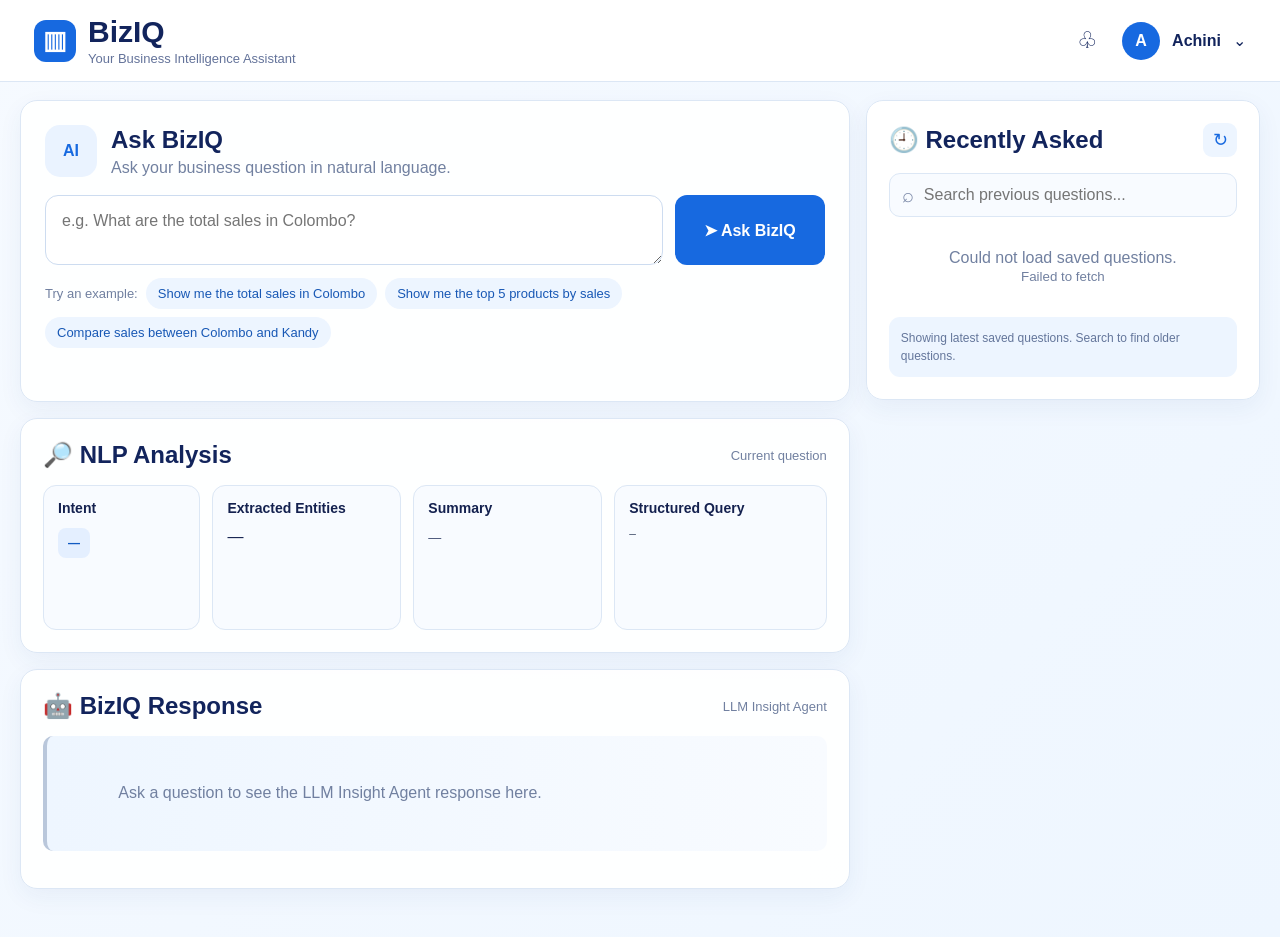
<file: nlp-agent/frontend/index.html>
<!DOCTYPE html>
<html lang="en">
<head>
  <meta charset="UTF-8">
  <meta name="viewport" content="width=device-width, initial-scale=1.0">
  <title>BizIQ - Business Intelligence Assistant</title>
  <link rel="stylesheet" href="style.css">
</head>
<body>
  <header class="topbar">
    <div class="brand">
      <div class="brand-mark">▥</div>
      <div>
        <h1>BizIQ</h1>
        <span>Your Business Intelligence Assistant</span>
      </div>
    </div>
    <div class="top-user">
      <span class="bell">♧</span>
      <span class="avatar">A</span>
      <strong>Achini</strong>
      <span>⌄</span>
    </div>
  </header>

  <main class="page">
    <section class="layout">
      <div class="main-column">

        <section class="card ask-card">
          <div class="section-heading">
            <div class="bot-icon">AI</div>
            <div>
              <h2>Ask BizIQ</h2>
              <p>Ask your business question in natural language.</p>
            </div>
          </div>

          <div id="editMode" class="edit-banner hidden">
            <span>Editing existing question</span>
            <button id="cancelEditBtn" type="button">Cancel</button>
          </div>

          <div class="ask-row">
            <textarea id="questionInput" rows="2"
              placeholder="e.g. What are the total sales in Colombo?"></textarea>
            <button id="askBtn" class="primary-btn" type="button">➤ <span id="askBtnText">Ask BizIQ</span></button>
          </div>

          <div class="examples">
            <span>Try an example:</span>
            <button class="example-btn" type="button">Show me the total sales in Colombo</button>
            <button class="example-btn" type="button">Show me the top 5 products by sales</button>
            <button class="example-btn" type="button">Compare sales between Colombo and Kandy</button>
          </div>

          <div id="statusMessage" class="status"></div>
        </section>

        <section class="card">
          <div class="section-title">
            <h2>🔎 NLP Analysis</h2>
            <span>Current question</span>
          </div>

          <div class="analysis-grid">
            <div class="analysis-box">
              <h3>Intent</h3>
              <div id="intentValue" class="value-pill">—</div>
            </div>

            <div class="analysis-box">
              <h3>Extracted Entities</h3>
              <div id="entitiesValue" class="chips">—</div>
            </div>

            <div class="analysis-box">
              <h3>Summary</h3>
              <p id="summaryValue" class="analysis-text">—</p>
            </div>

            <div class="analysis-box structured-box">
              <h3>Structured Query</h3>
              <pre id="structuredValue">—</pre>
            </div>
          </div>
        </section>

        <section class="card response-card">
          <div class="section-title">
            <h2>🤖 BizIQ Response</h2>
            <span>LLM Insight Agent</span>
          </div>

          <div id="llmResponse" class="llm-response empty-response">
            Ask a question to see the LLM Insight Agent response here.
          </div>

          <div id="llmMeta" class="llm-meta hidden"></div>
        </section>

      </div>

      <aside class="card recent-card">
        <div class="section-title">
          <h2>🕘 Recently Asked</h2>
          <button id="refreshBtn" class="icon-btn" type="button" title="Refresh">↻</button>
        </div>

        <div class="search-box">
          <span>⌕</span>
          <input id="searchInput" type="text" placeholder="Search previous questions...">
        </div>

        <div id="recentList" class="recent-list">
          <div class="loading">Loading questions...</div>
        </div>

        <div class="recent-footer">
          Showing latest saved questions. Search to find older questions.
        </div>
      </aside>
    </section>
  </main>

  <div id="menu" class="context-menu hidden">
    <button id="menuEdit" type="button">✏ Edit</button>
    <button id="menuDelete" type="button">🗑 Delete</button>
  </div>

  <div id="confirmModal" class="modal hidden">
    <div class="modal-box">
      <h3>Delete question?</h3>
      <p id="deleteQuestionText"></p>
      <div class="modal-actions">
        <button id="cancelDeleteBtn" class="secondary-btn" type="button">Cancel</button>
        <button id="confirmDeleteBtn" class="danger-btn" type="button">Delete</button>
      </div>
    </div>
  </div>

  <script src="script.js"></script>
</body>
</html>
</file>
<file: nlp-agent/frontend/style.css>
* {
  box-sizing: border-box;
}

:root {
  --blue: #1769e0;
  --blue-dark: #12245c;
  --blue-light: #eef6ff;
  --border: #dce7f5;
  --text: #14214f;
  --muted: #7180a0;
  --bg: #f5f9ff;
  --danger: #e5484d;
  --success: #159447;
}

body {
  margin: 0;
  font-family: Inter, Arial, sans-serif;
  background: linear-gradient(135deg, #f6faff, #eef6ff);
  color: var(--text);
}

button, input, textarea {
  font: inherit;
}

button {
  cursor: pointer;
}

.topbar {
  height: 82px;
  background: white;
  border-bottom: 1px solid var(--border);
  display: flex;
  align-items: center;
  justify-content: space-between;
  padding: 0 34px;
}

.brand {
  display: flex;
  align-items: center;
  gap: 12px;
}

.brand-mark {
  width: 42px;
  height: 42px;
  border-radius: 12px;
  background: var(--blue);
  color: white;
  display: grid;
  place-items: center;
  font-size: 25px;
  font-weight: 800;
}

.brand h1 {
  margin: 0;
  font-size: 30px;
  color: var(--blue-dark);
}

.brand span {
  color: #64739a;
  font-size: 13px;
}

.top-user {
  display: flex;
  align-items: center;
  gap: 12px;
  color: var(--blue-dark);
}

.bell {
  font-size: 23px;
  margin-right: 12px;
}

.avatar {
  width: 38px;
  height: 38px;
  border-radius: 50%;
  display: grid;
  place-items: center;
  background: var(--blue);
  color: white;
  font-weight: 700;
}

.page {
  max-width: 1500px;
  margin: 18px auto;
  padding: 0 20px 30px;
}

.layout {
  display: grid;
  grid-template-columns: minmax(0, 2fr) minmax(330px, 0.95fr);
  gap: 16px;
}

.main-column {
  display: flex;
  flex-direction: column;
  gap: 16px;
}

.card {
  background: rgba(255, 255, 255, 0.95);
  border: 1px solid var(--border);
  border-radius: 17px;
  box-shadow: 0 8px 25px rgba(35, 75, 135, 0.06);
  padding: 22px;
}

.ask-card {
  padding: 24px;
}

.section-heading {
  display: flex;
  align-items: center;
  gap: 14px;
  margin-bottom: 18px;
}

.section-heading h2,
.section-title h2 {
  margin: 0;
  color: var(--blue-dark);
}

.section-heading p {
  margin: 5px 0 0;
  color: var(--muted);
}

.bot-icon {
  width: 52px;
  height: 52px;
  border-radius: 15px;
  background: #eaf3ff;
  color: var(--blue);
  display: grid;
  place-items: center;
  font-weight: 800;
}

.ask-row {
  display: flex;
  gap: 12px;
}

textarea {
  flex: 1;
  resize: vertical;
  min-height: 68px;
  border: 1px solid #cddcf0;
  border-radius: 13px;
  padding: 16px;
  outline: none;
  color: var(--text);
  background: white;
}

textarea:focus,
input:focus {
  border-color: var(--blue);
  box-shadow: 0 0 0 3px rgba(23, 105, 224, 0.1);
}

.primary-btn {
  align-self: stretch;
  min-width: 150px;
  border: 0;
  border-radius: 12px;
  background: var(--blue);
  color: white;
  font-weight: 700;
  padding: 0 20px;
}

.primary-btn:hover {
  background: #0d59c8;
}

.examples {
  margin-top: 13px;
  display: flex;
  gap: 8px;
  flex-wrap: wrap;
  align-items: center;
  color: var(--muted);
  font-size: 13px;
}

.example-btn {
  border: 0;
  background: #edf5ff;
  color: #1858b5;
  border-radius: 20px;
  padding: 8px 12px;
}

.edit-banner {
  background: #fff8df;
  border: 1px solid #f1d675;
  color: #775b00;
  border-radius: 10px;
  padding: 9px 12px;
  margin-bottom: 10px;
  display: flex;
  justify-content: space-between;
  align-items: center;
}

.edit-banner button {
  border: 0;
  background: transparent;
  color: #775b00;
  font-weight: 700;
}

.status {
  min-height: 20px;
  margin-top: 9px;
  font-size: 13px;
  color: var(--muted);
}

.section-title {
  display: flex;
  align-items: center;
  justify-content: space-between;
  margin-bottom: 16px;
}

.section-title > span {
  color: var(--muted);
  font-size: 13px;
}

.analysis-grid {
  display: grid;
  grid-template-columns: 1fr 1.2fr 1.2fr 1.35fr;
  gap: 12px;
}

.analysis-box {
  min-height: 145px;
  border: 1px solid var(--border);
  background: #f8fbff;
  border-radius: 13px;
  padding: 14px;
}

.analysis-box h3 {
  margin: 0 0 12px;
  font-size: 14px;
}

.value-pill {
  display: inline-block;
  background: #e4efff;
  color: #125bc2;
  border-radius: 8px;
  padding: 8px 10px;
  font-size: 12px;
  font-weight: 700;
  word-break: break-word;
}

.chips {
  display: flex;
  flex-wrap: wrap;
  gap: 6px;
}

.chip {
  background: #eaf3ff;
  color: #195dbd;
  border-radius: 8px;
  padding: 6px 8px;
  font-size: 11px;
}

.chip-type {
  color: #687799;
  margin-left: 4px;
}

.analysis-text {
  color: #39476e;
  font-size: 13px;
  line-height: 1.55;
  margin: 0;
}

pre {
  margin: 0;
  white-space: pre-wrap;
  word-break: break-word;
  font-size: 11px;
  color: #33415f;
  max-height: 120px;
  overflow: auto;
}

.response-card {
  min-height: 220px;
}

.llm-response {
  border-left: 4px solid var(--blue);
  background: linear-gradient(90deg, #eef6ff, #f8fbff);
  border-radius: 10px;
  padding: 18px;
  color: #26355e;
  line-height: 1.65;
  white-space: pre-wrap;
}

.empty-response {
  color: var(--muted);
  border-left-color: #b9c7db;
}

.llm-meta {
  margin-top: 12px;
  color: var(--muted);
  font-size: 12px;
}

.recent-card {
  height: fit-content;
  position: sticky;
  top: 18px;
}

.icon-btn {
  border: 0;
  background: #edf5ff;
  color: var(--blue);
  border-radius: 9px;
  width: 34px;
  height: 34px;
  font-size: 18px;
}

.search-box {
  height: 44px;
  border: 1px solid var(--border);
  background: #f8fbff;
  border-radius: 11px;
  display: flex;
  align-items: center;
  gap: 8px;
  padding: 0 12px;
}

.search-box span {
  color: #7b89a8;
  font-size: 20px;
}

.search-box input {
  width: 100%;
  border: 0;
  outline: 0;
  background: transparent;
  color: var(--text);
}

.recent-list {
  margin-top: 12px;
  display: flex;
  flex-direction: column;
  gap: 8px;
  max-height: 610px;
  overflow-y: auto;
}

.recent-item {
  position: relative;
  border: 1px solid var(--border);
  border-radius: 12px;
  padding: 13px 38px 13px 13px;
  background: white;
}

.recent-item:hover {
  background: #f7fbff;
  border-color: #c7daf3;
}

.recent-question {
  font-size: 13px;
  line-height: 1.45;
  color: #182957;
  font-weight: 600;
}

.recent-time {
  margin-top: 5px;
  color: var(--muted);
  font-size: 11px;
}

.more-btn {
  position: absolute;
  right: 8px;
  top: 10px;
  border: 0;
  background: transparent;
  color: #51618a;
  font-size: 20px;
  padding: 3px 7px;
}

.recent-footer {
  margin-top: 12px;
  background: #edf5ff;
  border-radius: 11px;
  padding: 12px;
  color: #64769b;
  font-size: 12px;
  line-height: 1.5;
}

.context-menu {
  position: fixed;
  z-index: 50;
  width: 140px;
  background: white;
  border: 1px solid var(--border);
  box-shadow: 0 10px 30px rgba(20, 40, 80, 0.16);
  border-radius: 10px;
  overflow: hidden;
}

.context-menu button {
  display: block;
  width: 100%;
  border: 0;
  background: white;
  padding: 11px 13px;
  text-align: left;
  color: var(--text);
}

.context-menu button:hover {
  background: #f1f6fd;
}

.context-menu button:last-child {
  color: var(--danger);
}

.modal {
  position: fixed;
  inset: 0;
  z-index: 100;
  background: rgba(13, 28, 60, 0.35);
  display: grid;
  place-items: center;
  padding: 20px;
}

.modal-box {
  width: min(430px, 100%);
  background: white;
  border-radius: 15px;
  padding: 24px;
  box-shadow: 0 20px 50px rgba(0, 0, 0, 0.18);
}

.modal-box h3 {
  margin-top: 0;
}

.modal-box p {
  color: var(--muted);
  line-height: 1.5;
}

.modal-actions {
  display: flex;
  justify-content: flex-end;
  gap: 9px;
  margin-top: 20px;
}

.secondary-btn,
.danger-btn {
  border: 0;
  border-radius: 9px;
  padding: 10px 16px;
  font-weight: 700;
}

.secondary-btn {
  background: #edf2f8;
  color: #42516e;
}

.danger-btn {
  background: var(--danger);
  color: white;
}

.loading,
.empty {
  padding: 20px;
  color: var(--muted);
  text-align: center;
}

.hidden {
  display: none !important;
}

@media (max-width: 1050px) {
  .layout {
    grid-template-columns: 1fr;
  }

  .recent-card {
    position: static;
  }

  .analysis-grid {
    grid-template-columns: 1fr 1fr;
  }
}

@media (max-width: 650px) {
  .topbar {
    padding: 0 15px;
  }

  .top-user strong,
  .top-user > span:last-child {
    display: none;
  }

  .page {
    padding: 0 10px 20px;
  }

  .ask-row {
    flex-direction: column;
  }

  .primary-btn {
    min-height: 48px;
  }

  .analysis-grid {
    grid-template-columns: 1fr;
  }
}
</file>
